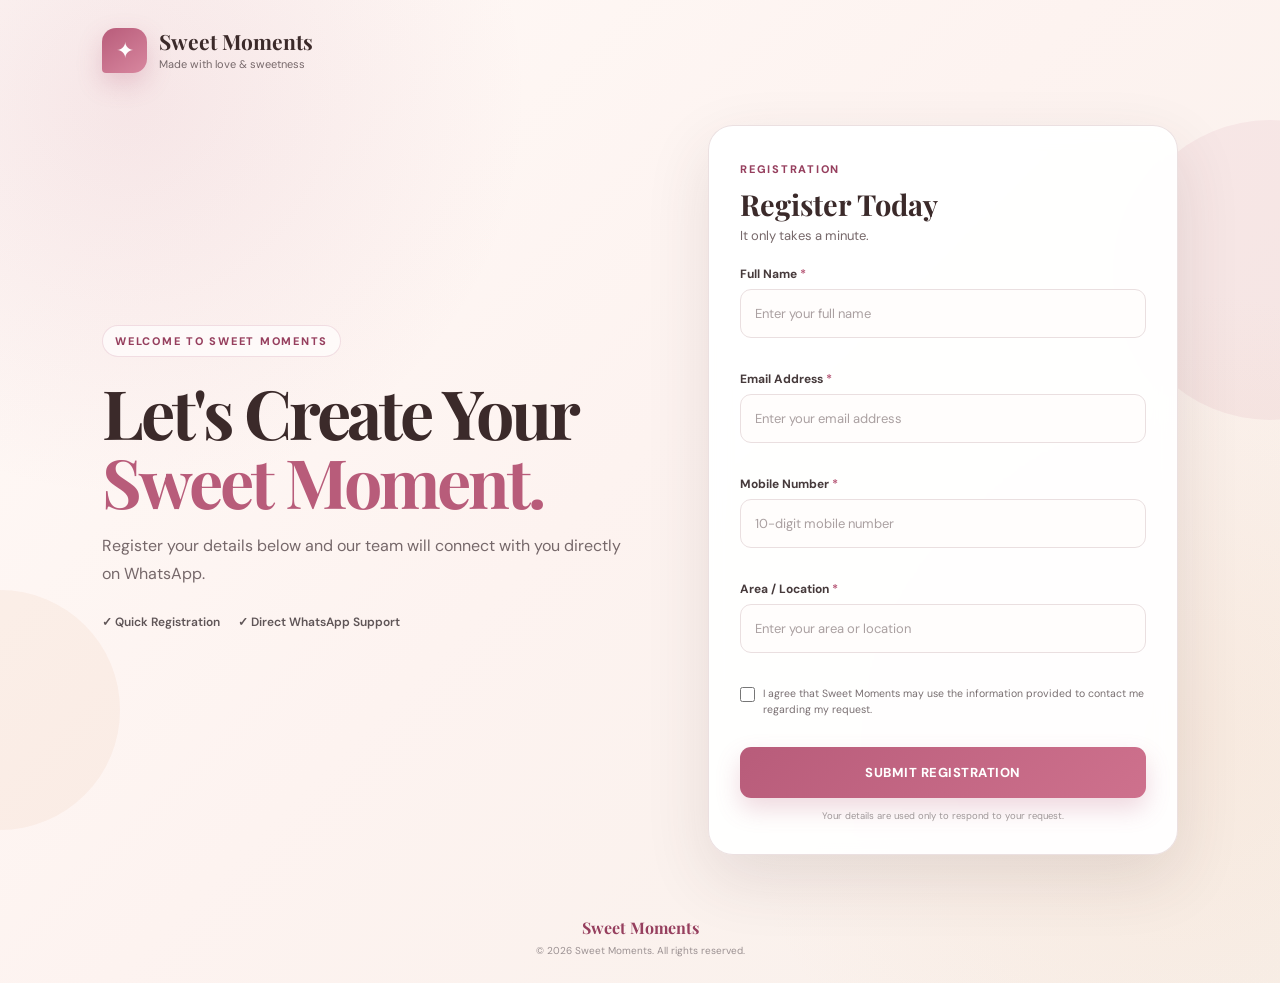
<file: index.html>
<!DOCTYPE html>
<html lang="en">
<head>
  <meta charset="UTF-8">
  <meta name="viewport" content="width=device-width, initial-scale=1.0">
  <meta name="description" content="Sweet Moments - Register today and connect with us on WhatsApp.">
  <meta name="theme-color" content="#b85c7a">
  <title>Sweet Moments | Register Today</title>
  <!-- Google Tag Manager -->
  <!-- Google tag (gtag.js) -->
<script async src="https://www.googletagmanager.com/gtag/js?id=AW-18383984485"></script>
<script>
  window.dataLayer = window.dataLayer || [];
  function gtag(){dataLayer.push(arguments);}
  gtag('js', new Date());

  gtag('config', 'AW-18383984485');
</script>
<script>(function(w,d,s,l,i){w[l]=w[l]||[];w[l].push({'gtm.start':
new Date().getTime(),event:'gtm.js'});var f=d.getElementsByTagName(s)[0],
j=d.createElement(s),dl=l!='dataLayer'?'&l='+l:'';j.async=true;j.src=
'https://www.googletagmanager.com/gtm.js?id='+i+dl;f.parentNode.insertBefore(j,f);
})(window,document,'script','dataLayer','GTM-5S4Z6SVD');</script>
<!-- End Google Tag Manager -->
  <link rel="preconnect" href="https://fonts.googleapis.com">
  <link rel="preconnect" href="https://fonts.gstatic.com" crossorigin>
  <link href="https://fonts.googleapis.com/css2?family=DM+Sans:wght@400;500;600;700&family=Playfair+Display:wght@600;700&display=swap" rel="stylesheet">
  <link rel="stylesheet" href="style.css">
</head>
<body>
  <!-- Google Tag Manager (noscript) -->
<noscript><iframe src="https://www.googletagmanager.com/ns.html?id=GTM-5S4Z6SVD"
height="0" width="0" style="display:none;visibility:hidden"></iframe></noscript>
<!-- End Google Tag Manager (noscript) -->
  <div class="background-shape shape-one"></div>
  <div class="background-shape shape-two"></div>
  <main class="page">
    <header class="brand-header">
      <div class="logo-mark" aria-hidden="true"><span>✦</span></div>
      <div>
        <div class="brand-name">Sweet Moments</div>
        <div class="brand-tagline">Made with love &amp; sweetness</div>
      </div>
    </header>
    <section class="hero" id="hero">
      <div class="hero-copy">
        <span class="pill">WELCOME TO SWEET MOMENTS</span>
        <h1>Let's Create Your<br><em>Sweet Moment.</em></h1>
        <p>Register your details below and our team will connect with you directly on WhatsApp.</p>
        <div class="trust-row">
          <span>✓ Quick Registration</span>
          <span>✓ Direct WhatsApp Support</span>
        </div>
      </div>
      <div class="form-card" id="registrationSection">
        <div class="card-top">
          <span class="card-kicker">REGISTRATION</span>
          <h2>Register Today</h2>
          <p>It only takes a minute.</p>
        </div>
        <form id="leadForm" novalidate>
          <div class="field">
            <label for="fullName">Full Name <b>*</b></label>
            <input id="fullName" name="fullName" type="text" autocomplete="name" placeholder="Enter your full name">
            <div class="error" id="fullNameError"></div>
          </div>
          <div class="field">
            <label for="email">Email Address <b>*</b></label>
            <input id="email" name="email" type="email" autocomplete="email" placeholder="Enter your email address">
            <div class="error" id="emailError"></div>
          </div>
          <div class="field">
            <label for="phone">Mobile Number <b>*</b></label>
            <input id="phone" name="phone" type="tel" inputmode="numeric" autocomplete="tel" maxlength="10" placeholder="10-digit mobile number">
            <div class="error" id="phoneError"></div>
          </div>
          <div class="field">
            <label for="location">Area / Location <b>*</b></label>
            <input id="location" name="location" type="text" autocomplete="address-level2" placeholder="Enter your area or location">
            <div class="error" id="locationError"></div>
          </div>
          <label class="consent">
            <input id="consent" type="checkbox">
            <span>I agree that Sweet Moments may use the information provided to contact me regarding my request.</span>
          </label>
          <div class="error consent-error" id="consentError"></div>
          <button id="submitBtn" type="submit">
            <span id="submitText">SUBMIT REGISTRATION</span>
            <span id="loadingText" class="hidden">SUBMITTING...</span>
          </button>
          <p class="privacy-note">Your details are used only to respond to your request.</p>
        </form>
      </div>
    </section>
    <footer>
      <div class="footer-brand">Sweet Moments</div>
      <div>© 2026 Sweet Moments. All rights reserved.</div>
    </footer>
  </main>
  <script src="script.js"></script>
</body>
</html>
</file>
<file: style.css>
*{box-sizing:border-box}
:root{--rose:#b85c7a;--rose-dark:#963f5e;--muted:#76686a;--line:#eadfe0;--brown:#3b2a2a;--green:#159b55;--danger:#c93636}
html{scroll-behavior:smooth}
body{margin:0;min-height:100vh;font-family:"DM Sans",Arial,sans-serif;color:var(--brown);background:radial-gradient(circle at 10% 10%,rgba(184,92,122,.12),transparent 25rem),radial-gradient(circle at 92% 75%,rgba(236,192,152,.16),transparent 28rem),linear-gradient(135deg,#fffaf7,#fdf3f0 48%,#f8f0ea);overflow-x:hidden}
.background-shape{position:fixed;z-index:-1;border-radius:50%;pointer-events:none}
.shape-one{width:300px;height:300px;right:-140px;top:120px;background:rgba(184,92,122,.08)}
.shape-two{width:240px;height:240px;left:-120px;bottom:70px;background:rgba(224,168,125,.1)}
.page{width:min(1120px,100%);min-height:100vh;margin:auto;padding:28px 22px 24px;display:flex;flex-direction:column}
.brand-header{display:flex;align-items:center;gap:12px;margin-bottom:52px}
.logo-mark{width:45px;height:45px;display:grid;place-items:center;border-radius:14px 14px 14px 4px;background:linear-gradient(145deg,var(--rose),#d8879f);color:#fff;font-size:22px;box-shadow:0 10px 25px rgba(184,92,122,.25)}
.brand-name{font-family:"Playfair Display",Georgia,serif;font-size:21px;font-weight:700;line-height:1}
.brand-tagline{margin-top:5px;color:var(--muted);font-size:11px}
.hero{display:grid;grid-template-columns:1fr 470px;gap:70px;align-items:center;flex:1}
.hero-copy{padding-bottom:25px}
.pill,.card-kicker{display:inline-block;color:var(--rose-dark);font-size:11px;font-weight:800;letter-spacing:.16em}
.pill{padding:8px 12px;border:1px solid rgba(184,92,122,.18);border-radius:999px;background:rgba(255,255,255,.62)}
.hero h1{margin:20px 0 16px;font-family:"Playfair Display",Georgia,serif;font-size:clamp(42px,6vw,68px);line-height:1.02;letter-spacing:-.045em}
.hero h1 em{color:var(--rose);font-style:normal}
.hero-copy>p{max-width:560px;margin:0;color:var(--muted);font-size:16px;line-height:1.75}
.trust-row{display:flex;flex-wrap:wrap;gap:18px;margin-top:26px;color:#5f5557;font-size:12px;font-weight:600}
.form-card,.thank-you-card{position:relative;background:rgba(255,255,255,.94);border:1px solid rgba(234,223,224,.95);border-radius:25px;box-shadow:0 24px 65px rgba(77,48,53,.12);backdrop-filter:blur(10px)}
.form-card{padding:31px}
.card-top{margin-bottom:22px}
.card-top h2{margin:7px 0 4px;font-family:"Playfair Display",Georgia,serif;font-size:29px}
.card-top p{margin:0;color:var(--muted);font-size:13px}
.field{margin-bottom:14px}
label{display:block;margin-bottom:7px;color:#463a3b;font-size:12px;font-weight:700}
label b{color:var(--rose)}
input{width:100%;height:49px;padding:13px 14px;border:1px solid var(--line);border-radius:11px;background:#fffdfc;color:var(--brown);font:inherit;font-size:13px;outline:none;transition:.18s}
input::placeholder{color:#aaa0a1}
input:focus{border-color:var(--rose);box-shadow:0 0 0 4px rgba(184,92,122,.09)}
input.invalid{border-color:var(--danger)}
.error{min-height:15px;margin-top:4px;color:var(--danger);font-size:11px}
.consent{display:flex;gap:8px;align-items:flex-start;margin:2px 0;color:#786e70;font-size:10.5px;font-weight:400;line-height:1.5}
.consent input{flex:0 0 auto;width:15px;height:15px;min-height:15px;margin:1px 0 0;padding:0;accent-color:var(--rose)}
.consent-error{margin-left:23px}
button{width:100%;height:51px;margin-top:10px;border:0;border-radius:11px;background:linear-gradient(135deg,var(--rose),#ce718d);color:#fff;font:inherit;font-size:13px;font-weight:800;letter-spacing:.04em;cursor:pointer;box-shadow:0 11px 24px rgba(184,92,122,.23);transition:.15s}
button:hover{transform:translateY(-1px)}
button:disabled{opacity:.68;cursor:not-allowed;transform:none}
.privacy-note{margin:11px 2px 0;color:#a09899;text-align:center;font-size:9.5px;line-height:1.5}
.thank-you-card{width:min(620px,100%);margin:30px auto 40px;padding:55px 30px 45px;text-align:center}
.success-decoration{color:#d99caf;font-size:24px;margin-bottom:10px}
.success-icon{width:76px;height:76px;display:grid;place-items:center;margin:0 auto 18px;border-radius:50%;background:#e7f8ee;color:var(--green);font-size:37px;font-weight:800}
.thank-you-card h2{margin:9px 0;font-family:"Playfair Display",Georgia,serif;font-size:38px}
.thank-you-card>p{margin:0 auto;color:var(--muted);line-height:1.65;font-size:14px}
.next-text{max-width:470px;margin-top:8px!important}
.whatsapp-button{display:flex;align-items:center;justify-content:center;gap:10px;width:100%;min-height:54px;margin:25px auto 0;border-radius:12px;background:linear-gradient(135deg,#159b55,#22b968);color:#fff;text-decoration:none;font-weight:800;font-size:14px;box-shadow:0 12px 26px rgba(21,155,85,.22)}
.whatsapp-symbol{font-size:23px}
.whatsapp-note{margin-top:15px!important;color:#9a8f91!important;font-size:11px!important}
footer{margin-top:40px;padding:20px 4px 0;color:#9b9192;text-align:center;font-size:10px;line-height:1.6}
.footer-brand{color:var(--rose-dark);font-family:"Playfair Display",Georgia,serif;font-size:16px;font-weight:700;margin-bottom:3px}
.hidden{display:none!important}
@media(max-width:900px){.hero{grid-template-columns:1fr;gap:32px}.hero-copy{text-align:center;padding-bottom:0}.hero-copy>p{margin-left:auto;margin-right:auto}.trust-row{justify-content:center}.form-card{width:min(560px,100%);margin:auto}}
@media(max-width:600px){.page{padding:20px 14px}.brand-header{margin-bottom:34px}.hero h1{font-size:clamp(38px,12vw,52px)}.hero-copy>p{font-size:14px}.form-card{padding:24px 19px;border-radius:20px}.thank-you-card{padding:42px 20px;border-radius:20px}}
</file>
